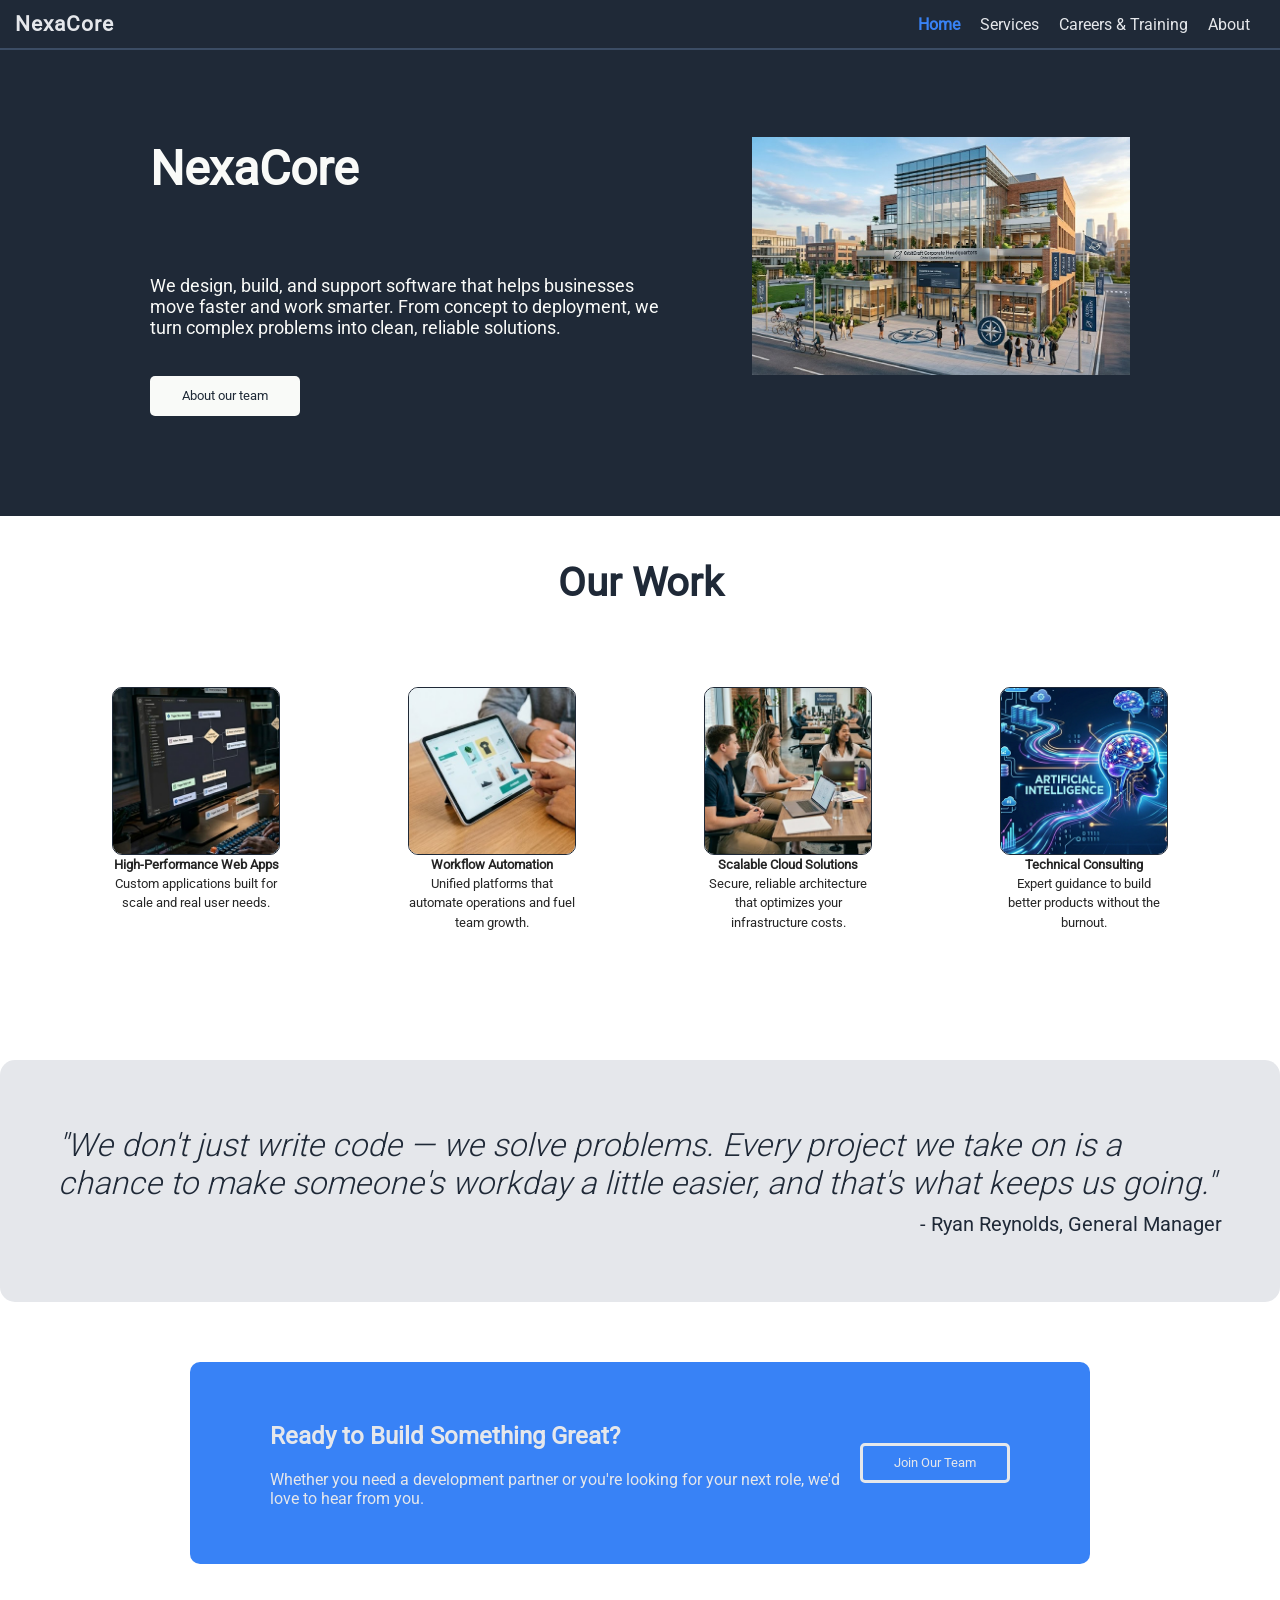
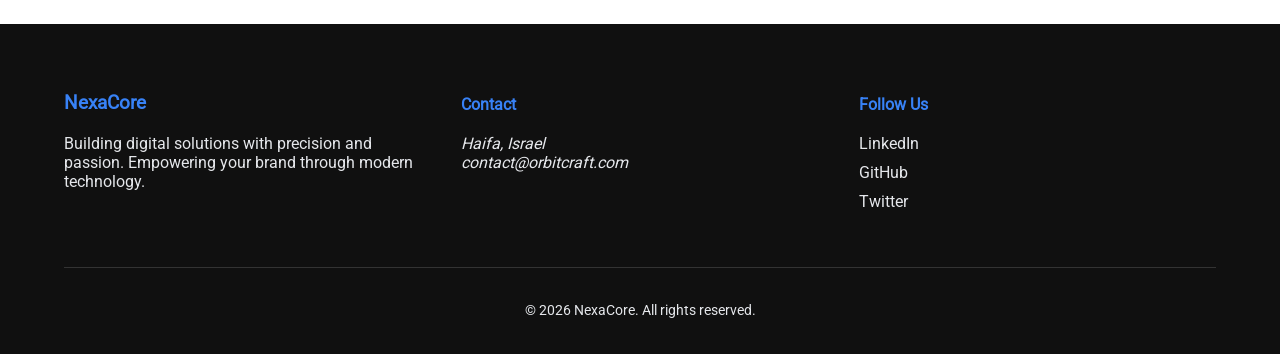
<file: index.html>
<!doctype html>
<html lang="en">
  <head>
    <meta charset="UTF-8">
    <meta name="viewport" content="width=device-width, initial-scale=1.0">
    <title>NexaCore</title>
    <link rel="stylesheet" href="css/mainStyles.css">
    <link rel="stylesheet" href="css/landingpage.css">
  </head>

  <body>
    <header class="main-header">
      <div class="logo"><a href="index.html">NexaCore</a></div>

      <nav class="main-nav">
        <a href="./index.html" class="active">Home</a>
        <a href="./pages/Services.html">Services</a>
        <a href="./pages/Careers.html">Careers & Training</a>
        <a href="./pages/About.html">About</a>
      </nav>
    </header>

    <main>
      <section id="hero">
        <div class="hero-content">
          <h1>NexaCore</h1>
          <p>
            We design, build, and support software that helps businesses move
            faster and work smarter. From concept to deployment, we turn complex
            problems into clean, reliable solutions.
          </p>
          <div>
            <button><a href="pages/About.html#stats">About our team</a></button>
          </div>
        </div>
        <div class="hero-image">
          <p>
            <img src="imgs/hero_banner.png" alt="nature pic">
          </p>
        </div>
      </section>
      <section>
        <h1 class="landing-page-subtitle">Our Work</h1>
        <section id="service-cards-container">
          <figure class="serv-card">
            <img src="imgs/article.png">
            <figcaption>
              <strong>High-Performance Web Apps</strong><br>
              Custom applications built for scale and real user needs.
            </figcaption>
          </figure>
          <figure class="serv-card">
            <img src="imgs/article_2.png">
            <figcaption>
              <strong>Workflow Automation</strong><br>
              Unified platforms that automate operations and fuel team growth.
            </figcaption>
          </figure>
          <figure class="serv-card">
            <img src="imgs/article_3.png">
            <figcaption>
              <strong>Scalable Cloud Solutions</strong><br>
              Secure, reliable architecture that optimizes your infrastructure
              costs.
            </figcaption>
          </figure>
          <figure class="serv-card">
            <img src="imgs/article_4.png">
            <figcaption>
              <strong>Technical Consulting</strong><br>
              Expert guidance to build better products without the burnout.
            </figcaption>
          </figure>
        </section>
      </section>
      <section class="quote">
        <blockquote>
          "We don't just write code — we solve problems. Every project we take
          on is a chance to make someone's workday a little easier, and that's
          what keeps us going."
          <cite> - Ryan Reynolds, General Manager </cite>
        </blockquote>
      </section>
      <section id="call-to-action" class="cta-container">
        <div class="call-to-action-content">
          <h1>Ready to Build Something Great?</h1>
          <p>
            Whether you need a development partner or you're looking for your
            next role, we'd love to hear from you.
          </p>
        </div>
        <div class="button-div">
          <a href="pages/Careers.html#career-link"
            ><button>Join Our Team</button></a
          >
        </div>
      </section>
    </main>

    <footer id="footer">
      <div class="footer-container">
        <div class="footer-column">
          <h3>NexaCore</h3>
          <p>
            Building digital solutions with precision and passion. Empowering
            your brand through modern technology.
          </p>
        </div>

        <div class="footer-column">
          <h4>Contact</h4>
          <address>
            Haifa, Israel<br>

            <a href="mailto:contact@orbitcraft.com">contact@orbitcraft.com</a>
          </address>
        </div>

        <div class="footer-column">
          <h4>Follow Us</h4>
          <div class="social-links">
            <ul>
              <li>
                <a
                  href="https://www.linkedin.com/company/nexacoredigitalnet/posts/?feedView=all"
                  >LinkedIn</a
                >
              </li>
              <li>
                <a href="https://github.com/metaspheres/css-assignment"
                  >GitHub</a
                >
              </li>
              <li><a href="https://www.nexacore.com.my/contact">Twitter</a></li>
            </ul>
          </div>
        </div>
      </div>

      <div class="footer-bottom">
        <p>&copy; 2026 NexaCore. All rights reserved.</p>
      </div>
    </footer>
  </body>
</html>
</file>
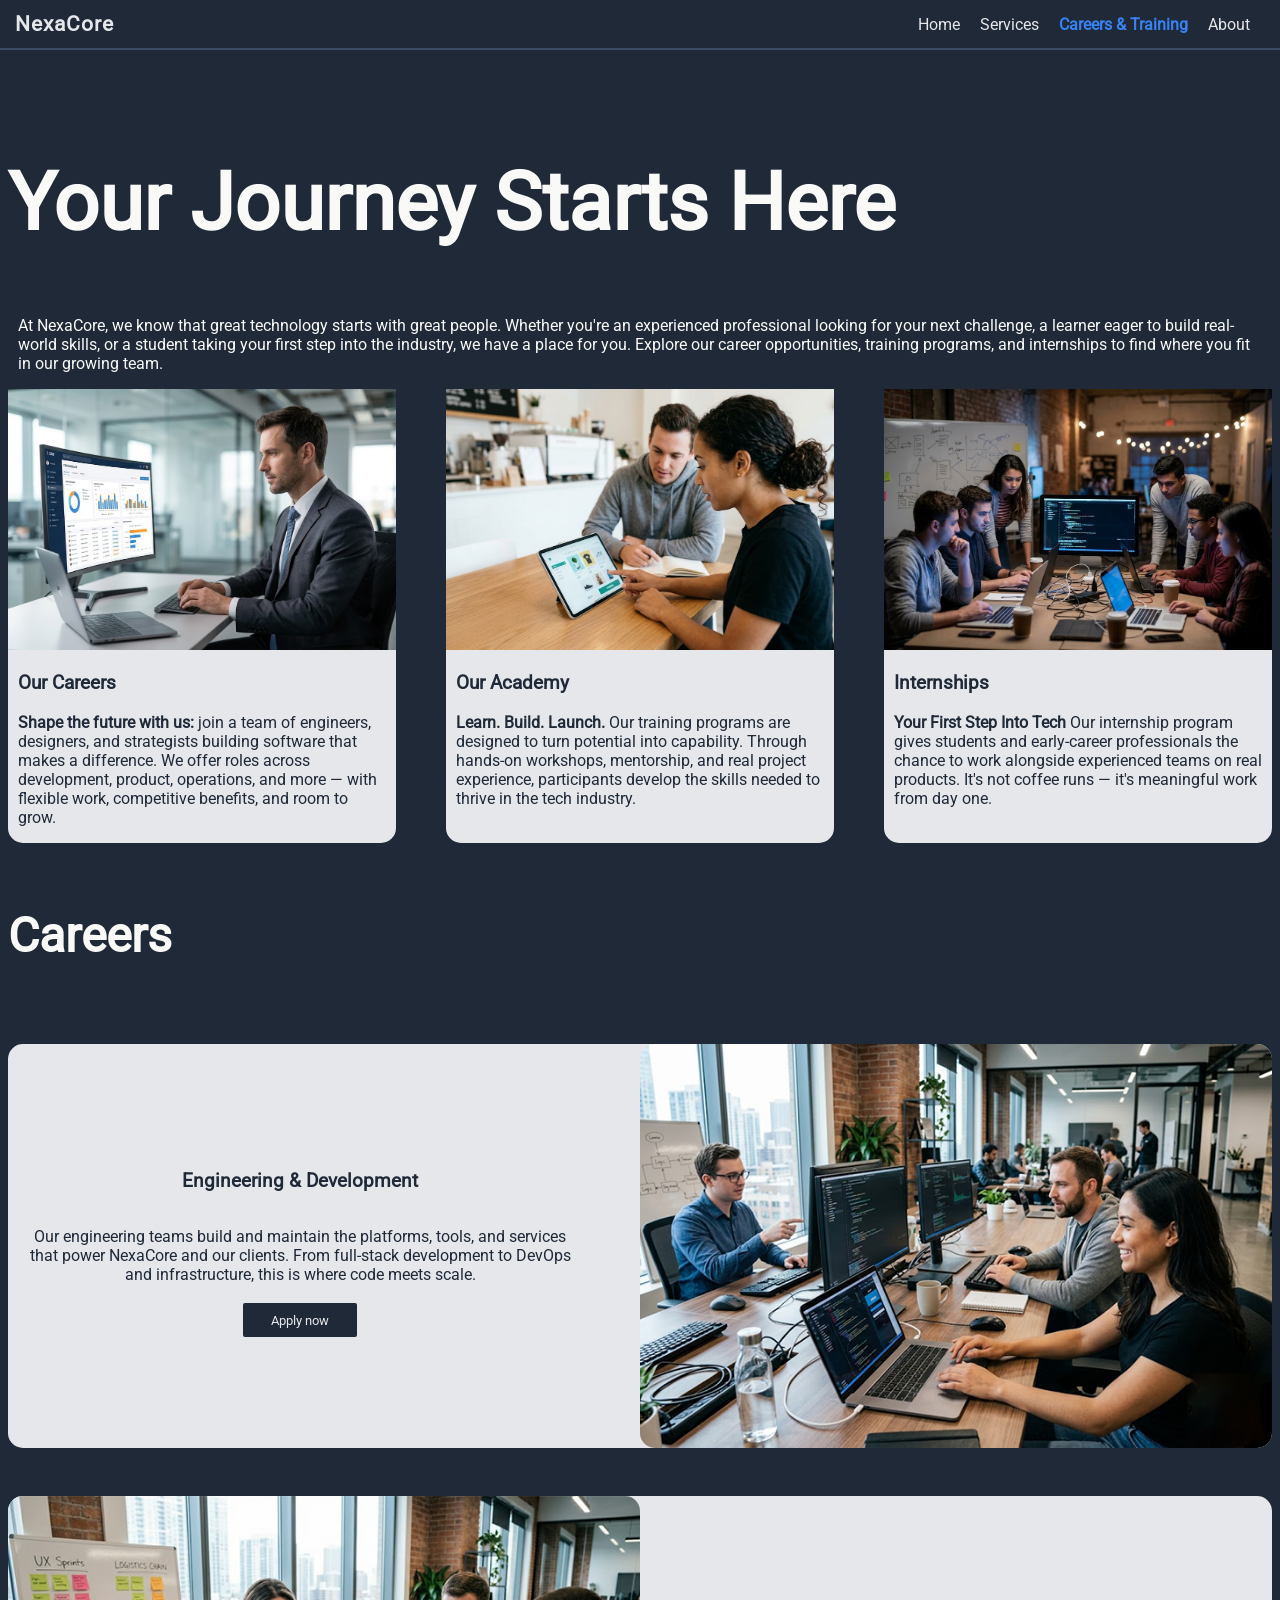
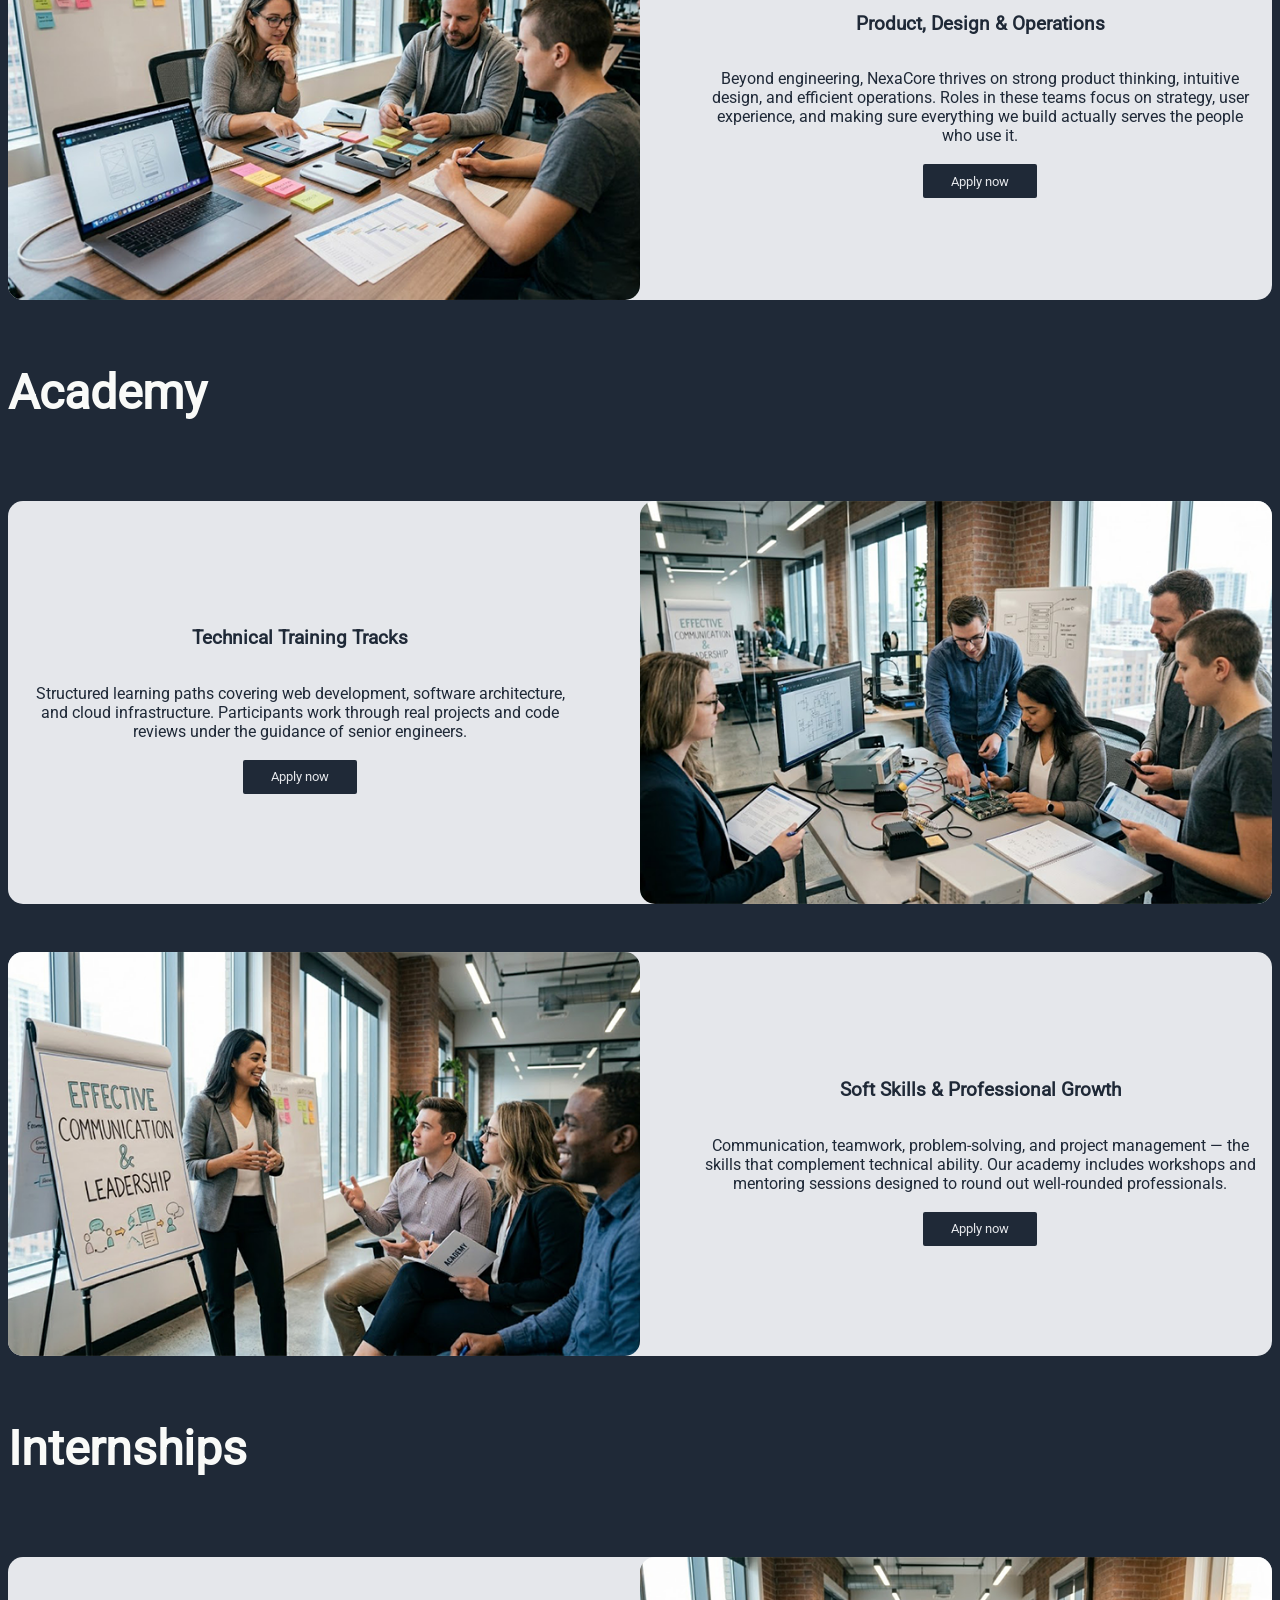
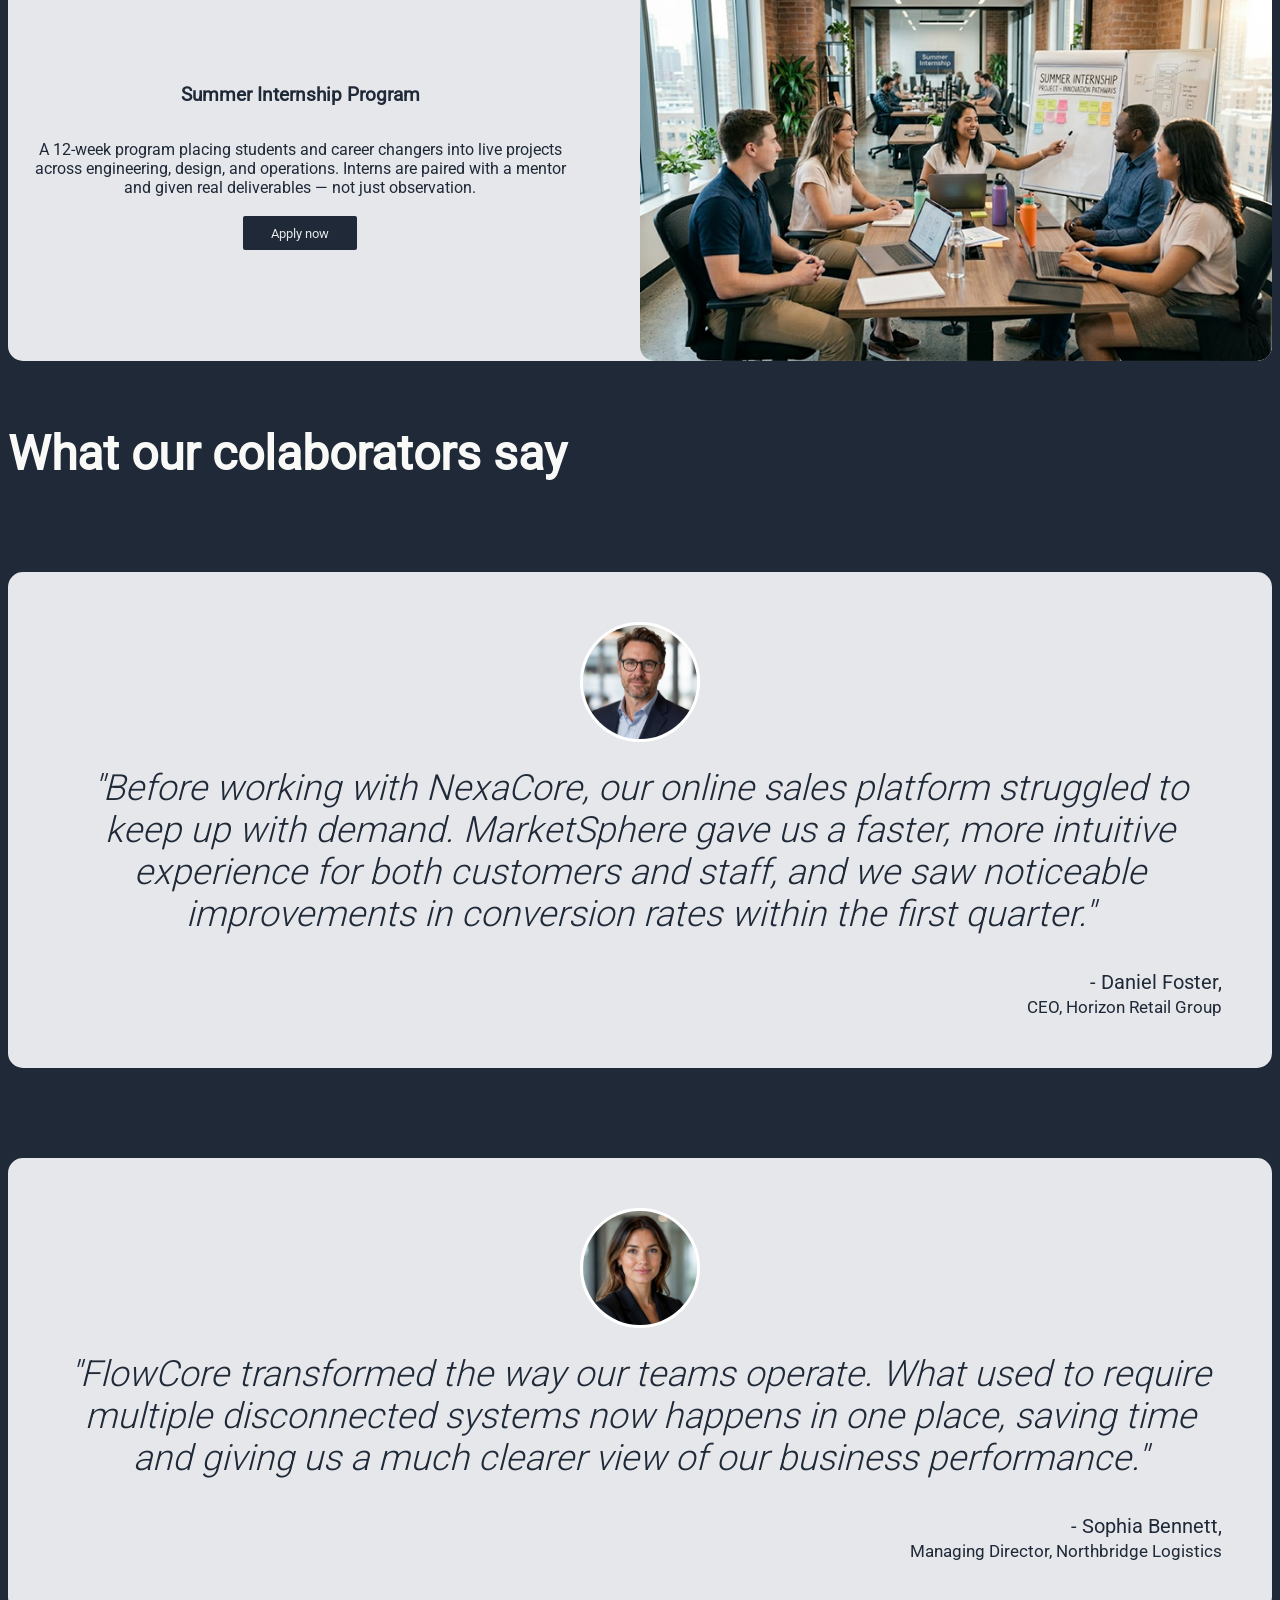
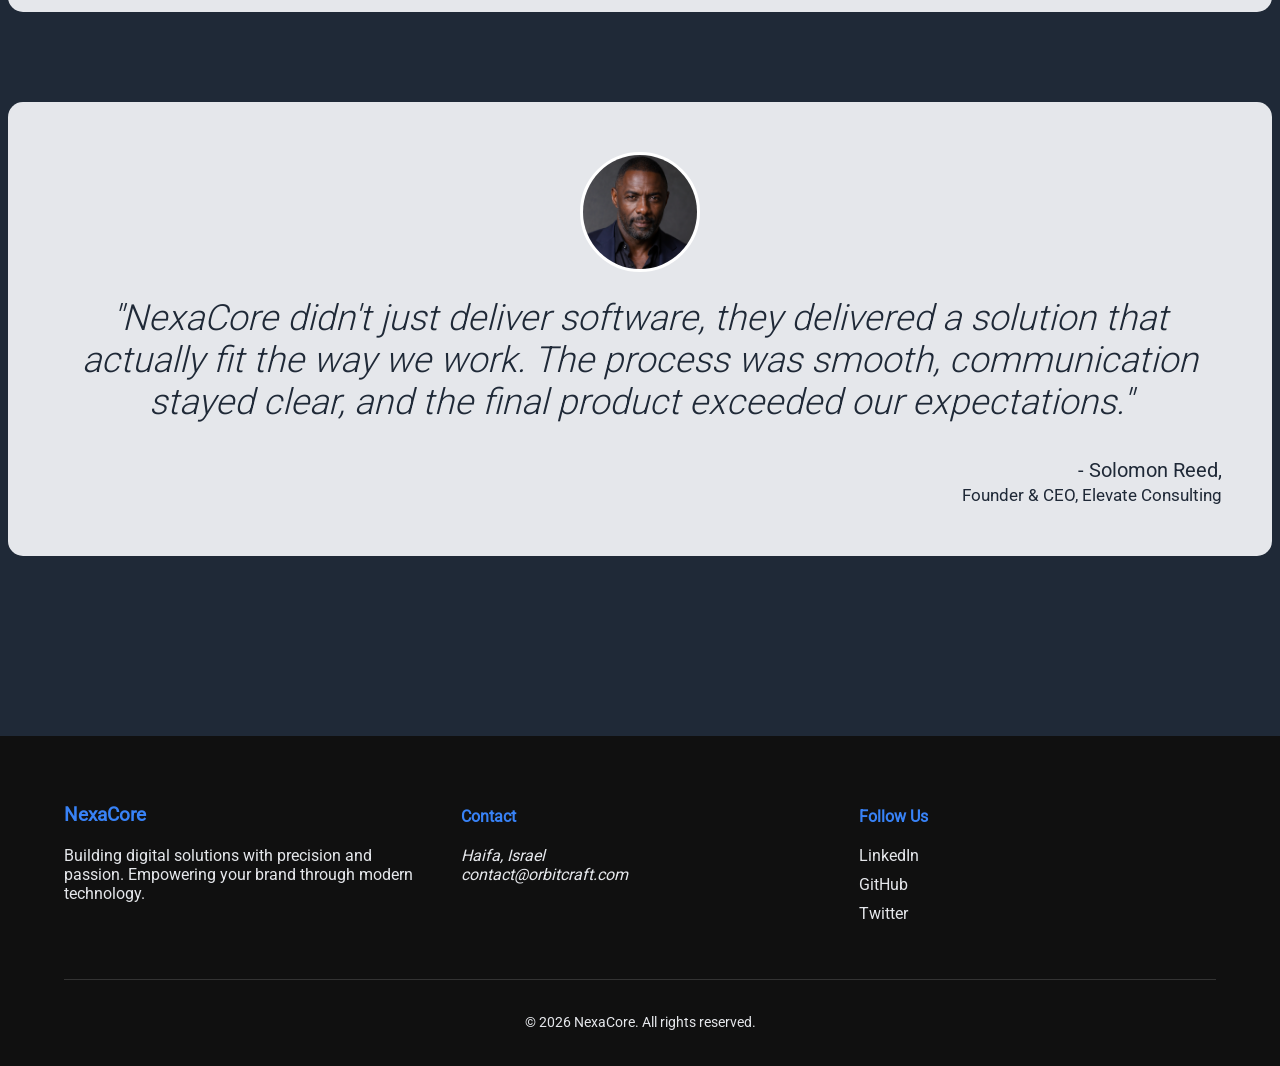
<file: pages/Careers.html>
<!doctype html>
<html lang="en">
  <head>
    <meta charset="UTF-8">
    <meta name="viewport" content="width=device-width, initial-scale=1.0">
    <link rel="stylesheet" href="../css/mainStyles.css">
    <link rel="stylesheet" href="../css/careers.css">
    <title>Careers & Training</title>
  </head>
  <body class="background-body">
    <header class="main-header">
      <div class="logo"><a href="../index.html">NexaCore</a></div>
      <nav class="main-nav">
        <a href="../index.html">Home</a>
        <a href="Services.html">Services</a>
        <a href="Careers.html" class="active">Careers & Training</a>
        <a href="About.html">About</a>
      </nav>
    </header>

    <main id="careers-main-container">
      <section class="anchor-card-container">
        <h1>Your Journey Starts Here</h1>
        <p>
          At NexaCore, we know that great technology starts with great people.
          Whether you're an experienced professional looking for your next
          challenge, a learner eager to build real-world skills, or a student
          taking your first step into the industry, we have a place for you.
          Explore our career opportunities, training programs, and internships
          to find where you fit in our growing team.
        </p>
        <section>
          <article class="anchor-card">
            <img src="../imgs/enterprise-card.jpg">
            <h3>Our Careers</h3>
            <p>
              <strong>Shape the future with us: </strong>join a team of
              engineers, designers, and strategists building software that makes
              a difference. We offer roles across development, product,
              operations, and more — with flexible work, competitive benefits,
              and room to grow.
            </p>
          </article>
          <article class="anchor-card">
            <img src="../imgs/ecommerce-card.jpg">
            <h3>Our Academy</h3>
            <p>
              <strong>Learn. Build. Launch.</strong>
              Our training programs are designed to turn potential into
              capability. Through hands-on workshops, mentorship, and real
              project experience, participants develop the skills needed to
              thrive in the tech industry.
            </p>
          </article>
          <article class="anchor-card">
            <img src="../imgs/innovation-card.jpg">
            <h3>Internships</h3>
            <p>
              <strong>Your First Step Into Tech</strong>
              Our internship program gives students and early-career
              professionals the chance to work alongside experienced teams on
              real products. It's not coffee runs — it's meaningful work from
              day one.
            </p>
          </article>
        </section>
      </section>
      <section>
        <section class="careers-container" id="career-link">
          <h2>Careers</h2>
          <article>
            <div>
              <h3>Engineering & Development</h3>
              <p>
                Our engineering teams build and maintain the platforms, tools,
                and services that power NexaCore and our clients. From
                full-stack development to DevOps and infrastructure, this is
                where code meets scale.
              </p>
              <button class="apply-bt">Apply now</button>
            </div>
            <img src="../imgs/careers_0004.png" alt="">
          </article>
          <article>
            <img src="../imgs/careers_0003.png">
            <div>
              <h3>Product, Design & Operations</h3>
              <p>
                Beyond engineering, NexaCore thrives on strong product thinking,
                intuitive design, and efficient operations. Roles in these teams
                focus on strategy, user experience, and making sure everything
                we build actually serves the people who use it.
              </p>
              <button class="apply-bt">Apply now</button>
            </div>
          </article>
        </section>
        <section class="careers-container">
          <h2>Academy</h2>
          <article>
            <div>
              <h3>Technical Training Tracks</h3>
              <p>
                Structured learning paths covering web development, software
                architecture, and cloud infrastructure. Participants work
                through real projects and code reviews under the guidance of
                senior engineers.
              </p>
              <button class="apply-bt">Apply now</button>
            </div>
            <img src="../imgs/careers_0001.png">
          </article>
          <article>
            <img src="../imgs/careers_0002.png">
            <div>
              <h3>Soft Skills & Professional Growth</h3>
              <p>
                Communication, teamwork, problem-solving, and project management
                — the skills that complement technical ability. Our academy
                includes workshops and mentoring sessions designed to round out
                well-rounded professionals.
              </p>
              <button class="apply-bt">Apply now</button>
            </div>
          </article>
        </section>
        <section class="careers-container">
          <h2>Internships</h2>
          <article>
            <div>
              <h3>Summer Internship Program</h3>
              <p>
                A 12-week program placing students and career changers into live
                projects across engineering, design, and operations. Interns are
                paired with a mentor and given real deliverables — not just
                observation.
              </p>
              <button class="apply-bt">Apply now</button>
            </div>
            <img src="../imgs/careers_0000.png">
          </article>
        </section>
      </section>
      <section id="testimonials">
        <h2>What our colaborators say</h2>
        <blockquote class="quote">
          <img src="../imgs/client_1.png" alt="">
          <em>
            "Before working with NexaCore, our online sales platform struggled
            to keep up with demand. MarketSphere gave us a faster, more
            intuitive experience for both customers and staff, and we saw
            noticeable improvements in conversion rates within the first
            quarter."
          </em>
          <cite>
            - Daniel Foster,<br>
            <small>CEO, Horizon Retail Group</small>
          </cite>
        </blockquote>
        <blockquote class="quote">
          <img src="../imgs/client_2.png" alt="">
          <em>
            "FlowCore transformed the way our teams operate. What used to
            require multiple disconnected systems now happens in one place,
            saving time and giving us a much clearer view of our business
            performance."
          </em>
          <cite>
            - Sophia Bennett,<br>
            <small>Managing Director, Northbridge Logistics</small>
          </cite>
        </blockquote>
        <blockquote class="quote">
          <img src="../imgs/client_3.png">
          <em>
            "NexaCore didn't just deliver software, they delivered a solution
            that actually fit the way we work. The process was smooth,
            communication stayed clear, and the final product exceeded our
            expectations."
          </em>
          <cite>
            - Solomon Reed,<br>
            <small>Founder & CEO, Elevate Consulting</small>
          </cite>
        </blockquote>
      </section>
    </main>

    <footer id="footer">
      <div class="footer-container">
        <div class="footer-column">
          <h3>NexaCore</h3>
          <p>
            Building digital solutions with precision and passion. Empowering
            your brand through modern technology.
          </p>
        </div>

        <div class="footer-column">
          <h4>Contact</h4>
          <address>
            Haifa, Israel<br>

            <a href="mailto:contact@orbitcraft.com">contact@orbitcraft.com</a>
          </address>
        </div>

        <div class="footer-column">
          <h4>Follow Us</h4>
          <div class="social-links">
            <ul>
              <li>
                <a
                  href="https://www.linkedin.com/company/nexacoredigitalnet/posts/?feedView=all"
                  >LinkedIn</a
                >
              </li>
              <li>
                <a href="https://github.com/metaspheres/css-assignment"
                  >GitHub</a
                >
              </li>
              <li><a href="https://www.nexacore.com.my/contact">Twitter</a></li>
            </ul>
          </div>
        </div>
      </div>

      <div class="footer-bottom">
        <p>&copy; 2026 NexaCore. All rights reserved.</p>
      </div>
    </footer>
  </body>
</html>
</file>
<file: css/mainStyles.css>
:root {
    --background-hero-color: #1f2937;
    --background-header-color: #3b4c64;
    --background-Footer-color:#101010;
    --hero-logo-color: #F9FAF8;
    --secondary-link-text: #E5E7EB;
    --call-to-action: #3882F6;
    --quote-bg: #E5E7EB;
    --quote-text: #1F2937;
}

@font-face {
    font-family: "Roboto";
    src: url("../fonts/Roboto/Roboto-Regular.ttf");
}

@font-face {
    font-family: "Roboto Light";
    src: url("../fonts/Roboto/Roboto-Light.ttf");
}

* {
    box-sizing: border-box;
}

/* header */

header,
nav,
.logo,
a {
    font-family: "Roboto", sans-serif;
    text-decoration: none;
    transition: 0.3s ease;
}

header {
    display: flex;
    position: fixed;
    top: 0;
    width: 100%;
    height: 50px;
    padding: 15px 15px;
    justify-content: space-between;
    align-items: center;
    box-sizing: border-box;
    z-index: 1000;
    background-color: var(--background-hero-color);
    color: var(--secondary-link-text);
    border-bottom: 2px solid var(--background-header-color);
}

nav {
    display: flex;
    gap: 20px;
    padding: 15px;
    align-items: center;
}

.logo {
    display: flex;
    align-items: center;
    font-size: 1.3rem;
    font-weight: bold;
    letter-spacing: 1px;
    color: var(--call-to-action);

}
/* ----- Common main body styling ----- */
a {
    color: var(--secondary-link-text);
}

a:hover,
a.active {
    color: var(--call-to-action);
}

a.active {
    font-weight: bold;
}


body {
    font-family: "Roboto" !important;
    margin: 0 auto !important;
    background-color: var(--background-hero-color) ;

}

main {
    max-width: none;
    
}

main>section:not(#hero):not(#call-to-action) {
    max-width: 1440px;
    margin: 0 auto;
    padding-left: 0.5rem;
    padding-right: 0.5rem;
}


/* footer*/

/* -----------------footer-------------------------- */
#footer {
background-color:var(--background-Footer-color);   
 color: var(--secondary-link-text);
   padding: 50px 5% 20px;
}

.footer-container {
  display: flex;
  flex-wrap: wrap; 
  gap: 40px;
  justify-content: space-between;
}

.footer-column {
  flex: 1;
  min-width: 200px;
}

.footer-column h3, .footer-column h4 {
  margin-bottom: 20px;
  color:var(--call-to-action); 
}

.footer-column ul {
  list-style: none;
  padding: 0;
}

.footer-column ul li a {
  color: var(--secondary-link-text);
  text-decoration: none;
  display: block;
  margin-bottom: 10px;
}

.footer-bottom {
  text-align: center;
  margin-top: 40px;
  padding-top: 20px;
  border-top: 1px solid #333;
  font-size: 0.9rem;
}


/*media queries*/

@media screen and (max-width: 780px) {

    header {
        height: auto;
        padding: 12px 15px;
        flex-direction: column;
        gap: 10px;

    }

    .logo {
        font-size: 1.1rem;
    }

    nav {
        width: 100%;
        justify-content: center;
        flex-wrap: wrap;
        gap: 12px;
        padding: 0;
    }

    nav a {
        font-size: 0.9rem;
    }
}
</file>
<file: css/landingpage.css>
body{
    background-color: white !important;

}
main{
    background-color: white;
   
}


#hero {
    background-color: var(--background-hero-color);
    max-width: none;
    display: flex;
    flex-direction: row;
    justify-content: center;
    align-items: center;
    gap: 5rem;
    color: var(--hero-logo-color);
    font-family: "Roboto";
    padding: 100px 150px;

}

#hero div {
    display: flex;
    flex-direction: column;
    gap: 20px;
}

#hero h1 {
    font-size: 48px;
    font-weight: bold;
}

.hero-content{
    font-size: 18px;
}
#hero img {
    width: 100%;
    height: auto;
}

#hero button {
    width: 150px;
    height: 40px;
    background-color: var(--hero-logo-color);
    color: var(--background-hero-color);
    border: none;
    border-radius: 5px;
    font-family: "Roboto";
    cursor: pointer;
    color: var(--quote-text);
}

#hero a {
    color: var(--background-hero-color);
}

#hero a:hover {
    color: var(--call-to-action);

}

#hero-section {
    display: flex;
}


section > .landing-page-subtitle{
    align-items: center;
    padding-top: 10px;
}
.landing-page-subtitle{
    font-size: 2.5rem;
    font-weight: bold;
    text-align: center;
    color: #1f2937;
}


 #service-cards-container {
    display: flex;
    flex-direction: row;
    justify-content: center;
    gap: 3rem;
    align-items: stretch;
    padding: 2rem 4rem;
    margin-bottom: 5rem;
}
    

.serv-card{
    display: flex;
    flex-direction: column;
    flex: 2 2 0;
    min-width: 0;
    max-width: 250px;
    font-family: "Roboto";
    text-align: center;
    
}

#service-cards-container img {
    border-radius: 10px;
    border: 1px solid var(--background-hero-color);
    object-fit: contain;
    
    
}
.serv-card figcaption{
  font-size: 0.80rem;
    line-height: 1.5;
    opacity: 0.85;
    margin: 0;
    display: block;
    text-align: center;

}

blockquote {
    margin: 50px;

}

.quote {
    display: flex;
    flex-direction: column;
    justify-content: center;
    align-content: center;
    background-color: var(--quote-bg);
    font-family: "Roboto Light";
    font-size: 2rem;
    border-radius: 15px;
    color: var(--quote-text);
    font-style: italic;
    padding-top: 1rem;
    padding-bottom: 1rem;

}

.button-div button {
    width: 150px;
    height: 40px;
    background-color: var(--call-to-action);
    color: var(--secondary-link-text);
    border: 3px solid var(--secondary-link-text);
    border-radius: 5px;
    font-family: "Roboto";
    cursor: pointer;
}

.our-mission {
    display: flex;
    flex-direction: column;
    align-items: center;
    justify-content: center;
    margin: 50px auto;
    padding: 50px 50px;
    background-color: var(--background-hero-color);
    font-family: "Roboto";
    color: var(--secondary-link-text)
}

.our-mission p {
    display: flex;
    flex-direction: row;
    justify-content: center;
    align-content: center;
    padding: 15px 320px;
    font-size: 18px;
}


cite {
    display: block;
    color: var(--background-hero-color);
    font-family: "Roboto";
    font-style: normal;
    font-size: 20px;
    margin-top: 10px;
    text-align: right;

}

#call-to-action {
    max-width: 900px;
    margin: 0 auto;
    margin-bottom: 60px;
    margin-top: 60px;
    background-color: var(--call-to-action);
    font-family: "Roboto";
    color: var(--secondary-link-text);
    display: flex;
    justify-content: space-between;
    align-items: center;
    gap: 10px;
    padding: 40px 80px;
    border-radius: 10px;
}

@media screen and (max-width: 780px) {
    #service-cards-container {
        flex-wrap: wrap;
        justify-content: center;
        padding: 2rem;
        gap: 1.5rem;
    }

    .serv-card{
        flex: 0 0 45%;
        max-width: none; 
        align-items: center;     
    }

    #service-cards-container img {
        width: 80%;
        height: auto;
    }
    .quote blockquote {
        font-size: 20px;
        margin: 10px;
    }
}
@media screen and (max-width: 1024px) {
    #hero {
        flex-wrap: wrap;
        padding: 90px 50px;
    }

    #service-cards-container {
        flex-wrap: wrap;
        padding: 2rem;
    }

    .serv-card{
        flex: 1 1 40%;       /* 2 cards per row with room to breathe */
    }
}
</file>
<file: css/careers.css>
.background-body {
    background-color: var(--background-hero-color);

}

#careers-main-container {
    margin-top: 7vw;
    margin-bottom: 7vw;
    display: flex;
    flex-direction: column;
    font-family: "Roboto";
    color: var(--hero-logo-color)
}

#careers-main-container h2 {
    font-size: 3rem;
    margin: 4rem 0 2rem 0;

}



#careers-main-container h1 {
    font-size: 5rem;
}

.anchor-card-container>section {
    display: flex;

    gap: 50px;

}

.anchor-card-container article {
    width: 100%;
    height: auto;
    background-color: var(--quote-bg);
    color: var(--background-hero-color);
    border-radius: 15px;
}

.anchor-card-container img {
    width: 100%;
    height: auto;
    object-fit: contain;
}

.anchor-card-container h3 {
    padding-left: 10px;
    padding-right: 10px;
}

.anchor-card-container p {
    padding: 0 10px 0px 10px;
}

.careers-container {
    display: flex;
    flex-direction: column;
    gap: 3rem;
}

.careers-container article {
    display: flex;
    flex-direction: row;
    justify-content: space-between;
    align-items: center;
    gap: 3rem;
    text-align: center;
    background-color: var(--quote-bg);
    color: var(--quote-text);
    border-radius: 15px;

}

.careers-container article div {
    display: flex;
    flex-direction: column;
    align-content: center;
    padding-left: 15px;
    padding-right: 15px;
}

.careers-container img {
    width: 50%;
    height: auto;
    object-fit: contain;
    border-radius: 15px;

}

.apply-bt {
    width: 120px;
    height: 40px;
    margin: 0 auto;
    background-color: var(--background-hero-color);
    color: var(--secondary-link-text);
    border: 3px solid var(--secondary-link-text);
    border-radius: 5px;
    font-family: "Roboto";
    cursor: pointer;
}

.apply-bt:hover {
    background-color: var(--call-to-action);
}

.quote img {
    border-radius: 50%;
    border-style: solid;
    border-width: 3px;
    border-color: #ffffff;
    max-width: 120px;
    width: 100%;
    height: auto;
    margin: 0 auto;
}

cite {
    display: block;
    color: var(--background-hero-color);
    font-family: "Roboto";
    font-style: normal;
    font-size: 20px;
    margin-top: 10px;
    text-align: right;

}
#testimonials h2 {
    font-family: "Roboto";
    font-size: 3rem;
}
/* 
#testimonials{
    display: flex;
    flex-direction: column;
    justify-content: center;
} */

#testimonials blockquote {
    display: flex;
    flex-direction: column;
    gap: 25px;
    font-family: "Roboto Light";
    color: var(--quote-text);
    font-style: italic;
    background-color: var(--quote-bg);
    padding: 50px;
    margin: 10vh 0 10vh 0;
    border-radius: 15px;
    font-size: 36px;
    text-align: center;
}


/*media queries*/

@media screen and (max-width: 780px) {
    #testimonials blockquote {
        font-size: 20px;
    }

    .anchor-card-container>section {
        flex-direction: column;
    }

    .careers-container article {
        flex-direction: column;
    }

    .careers-container img {
        width: 100%;
        height: auto;
    }

    .careers-container div {
        display: flex;
        flex-direction: column;
        padding-bottom: 3vh;
    }
}

@media screen and (max-width: 1024px) {

    #service-cards-container {
        flex-direction: row;
        flex-wrap: wrap;
    }
}
</file>
